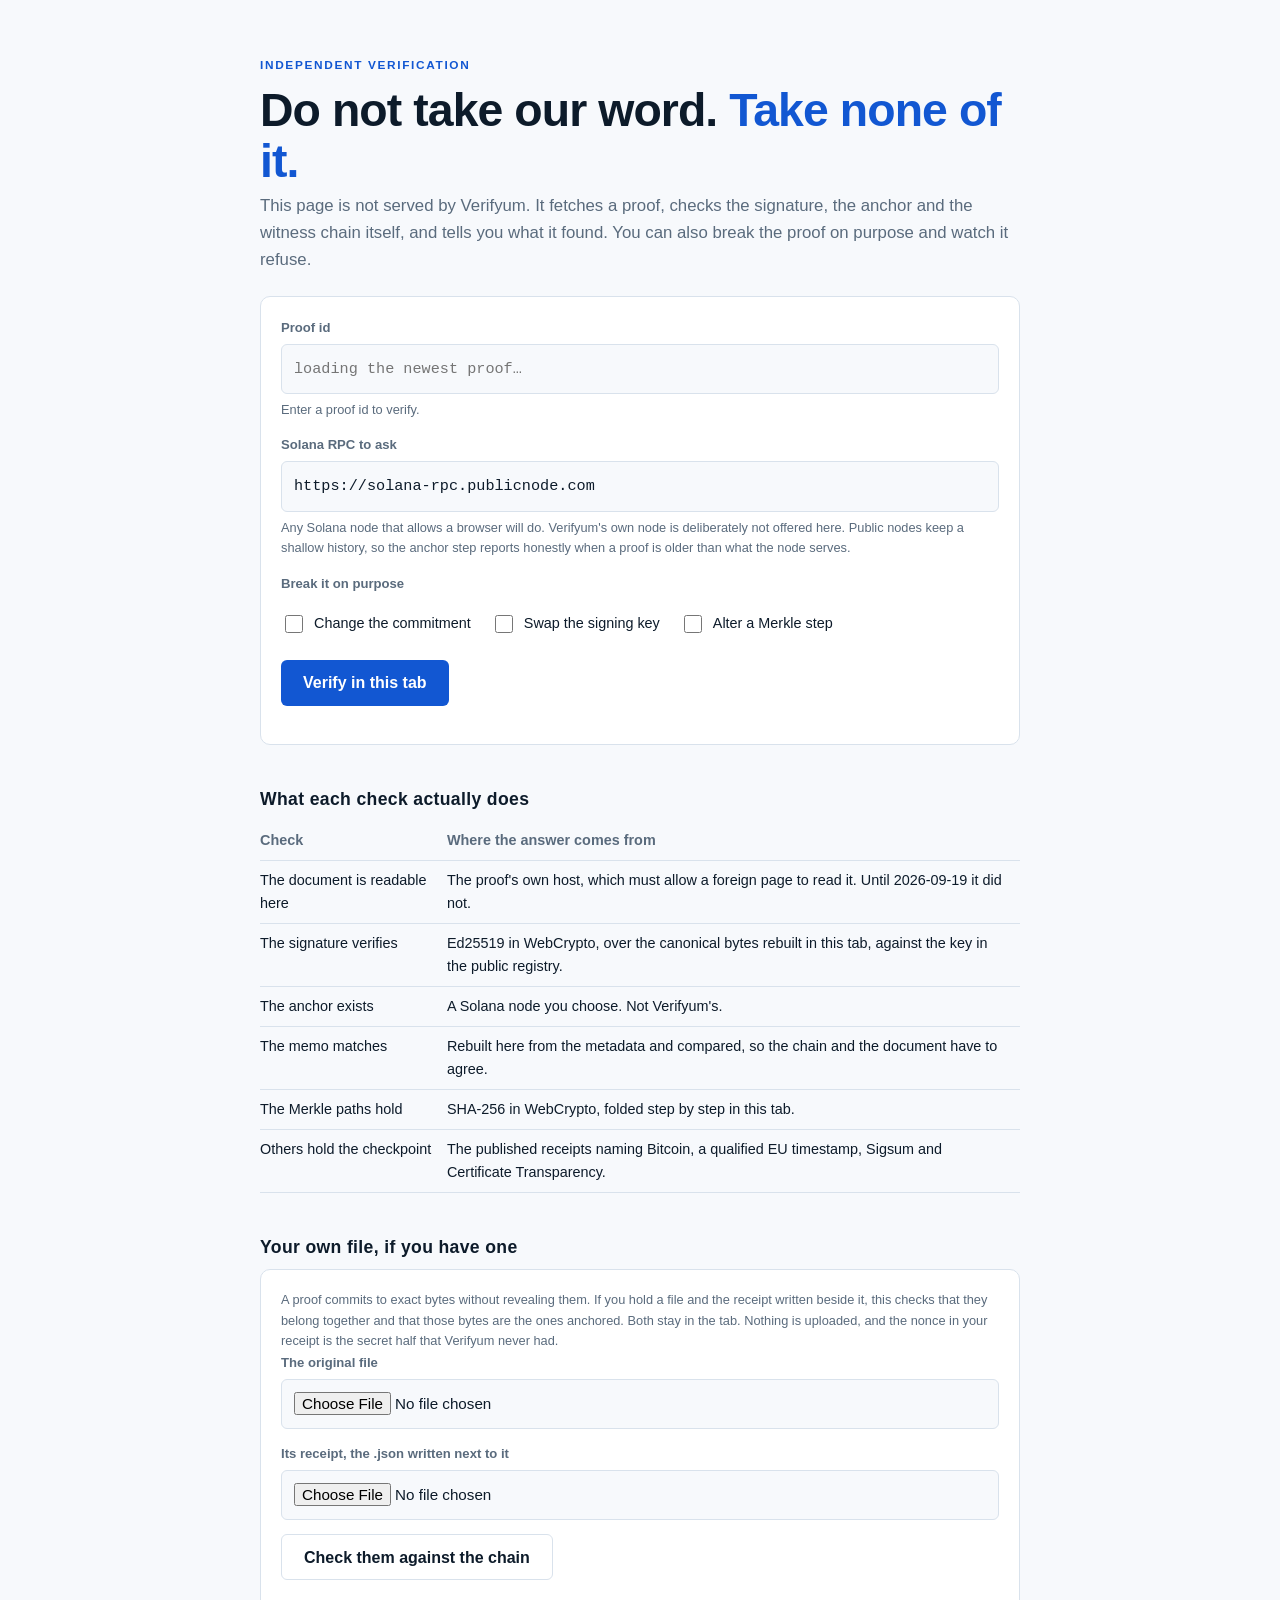
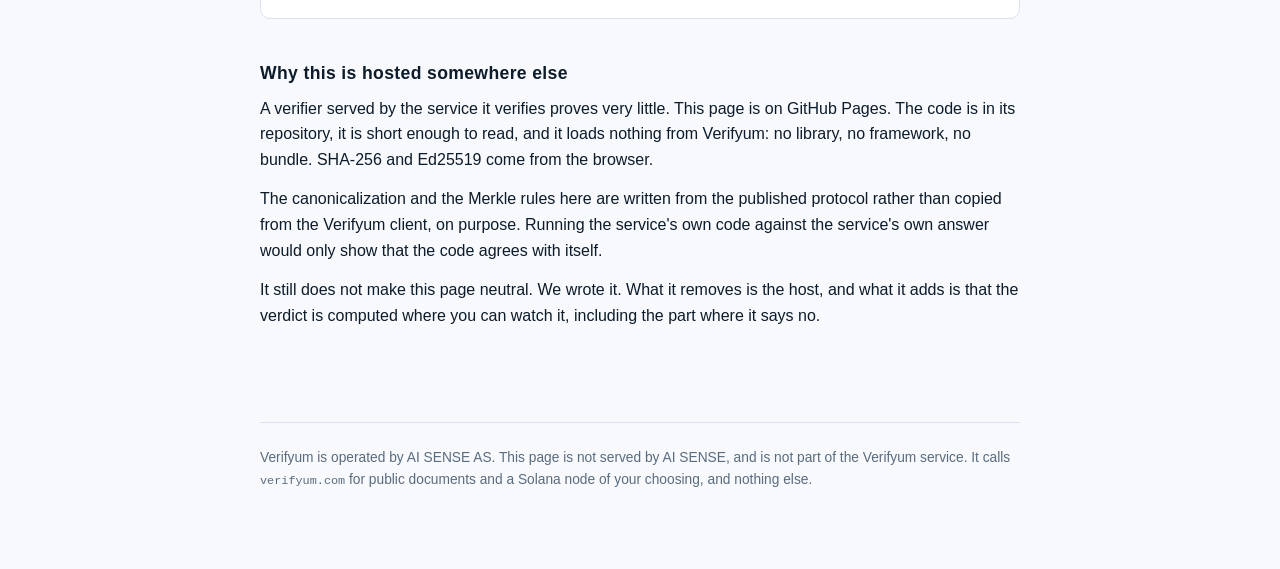
<file: index.html>
<!doctype html>
<html lang="en">
<head>
<meta charset="utf-8">
<meta name="viewport" content="width=device-width, initial-scale=1">
<title>Verifyum, checked in your own browser</title>
<meta name="description" content="A page on a host Verifyum does not control that verifies a Verifyum proof in the tab and reports its own verdict, including when it refuses one.">
<link rel="stylesheet" href="assets/demo.css">
</head>
<body>

<header>
  <p class="eyebrow">Independent verification</p>
  <h1>Do not take our word. <span class="accent">Take none of it.</span></h1>
  <p class="lead">
    This page is not served by Verifyum. It fetches a proof, checks the signature,
    the anchor and the witness chain itself, and tells you what it found. You can
    also break the proof on purpose and watch it refuse.
  </p>
</header>

<main>

  <section class="card">
    <div class="field">
      <label for="proof">Proof id</label>
      <input id="proof" type="text" spellcheck="false" autocomplete="off" value="" placeholder="loading the newest proof…">
      <p class="hint" id="proof-note">Looking up the most recently anchored proof…</p>
    </div>

    <div class="field">
      <label for="rpc">Solana RPC to ask</label>
      <input id="rpc" type="text" spellcheck="false" autocomplete="off" value="https://solana-rpc.publicnode.com">
      <p class="hint">
        Any Solana node that allows a browser will do. Verifyum's own node is deliberately
        not offered here. Public nodes keep a shallow history, so the anchor step reports
        honestly when a proof is older than what the node serves.
      </p>
    </div>

    <fieldset>
      <legend>Break it on purpose</legend>
      <div class="tampers">
        <label><input type="checkbox" name="tamper" value="commitment"> Change the commitment</label>
        <label><input type="checkbox" name="tamper" value="key"> Swap the signing key</label>
        <label><input type="checkbox" name="tamper" value="path"> Alter a Merkle step</label>
      </div>
    </fieldset>

    <button id="run" type="button">Verify in this tab</button>

    <ul class="checks" id="results"></ul>
    <p class="summary" id="summary"></p>
    <div id="links" hidden></div>
  </section>

  <h2>What each check actually does</h2>
  <table>
    <tr><th>Check</th><th>Where the answer comes from</th></tr>
    <tr><td>The document is readable here</td><td>The proof's own host, which must allow a foreign page to read it. Until 2026-09-19 it did not.</td></tr>
    <tr><td>The signature verifies</td><td>Ed25519 in WebCrypto, over the canonical bytes rebuilt in this tab, against the key in the public registry.</td></tr>
    <tr><td>The anchor exists</td><td>A Solana node you choose. Not Verifyum's.</td></tr>
    <tr><td>The memo matches</td><td>Rebuilt here from the metadata and compared, so the chain and the document have to agree.</td></tr>
    <tr><td>The Merkle paths hold</td><td>SHA-256 in WebCrypto, folded step by step in this tab.</td></tr>
    <tr><td>Others hold the checkpoint</td><td>The published receipts naming Bitcoin, a qualified EU timestamp, Sigsum and Certificate Transparency.</td></tr>
  </table>

  <h2>Your own file, if you have one</h2>
  <section class="card">
    <p class="hint" style="margin-top:0">
      A proof commits to exact bytes without revealing them. If you hold a file and the
      receipt written beside it, this checks that they belong together and that those
      bytes are the ones anchored. Both stay in the tab. Nothing is uploaded, and the
      nonce in your receipt is the secret half that Verifyum never had.
    </p>
    <div class="field">
      <label for="file">The original file</label>
      <input id="file" type="file">
    </div>
    <div class="field">
      <label for="receipt">Its receipt, the .json written next to it</label>
      <input id="receipt" type="file" accept=".json,application/json">
    </div>
    <button id="check-file" type="button" class="secondary">Check them against the chain</button>
    <p class="summary" id="file-result"></p>
  </section>

  <h2>Why this is hosted somewhere else</h2>
  <p>
    A verifier served by the service it verifies proves very little. This page is on
    GitHub Pages. The code is in its repository, it is short enough to read, and it
    loads nothing from Verifyum: no library, no framework, no bundle. SHA-256 and
    Ed25519 come from the browser.
  </p>
  <p>
    The canonicalization and the Merkle rules here are written from the published
    protocol rather than copied from the Verifyum client, on purpose. Running the
    service's own code against the service's own answer would only show that the code
    agrees with itself.
  </p>
  <p>
    It still does not make this page neutral. We wrote it. What it removes is the host,
    and what it adds is that the verdict is computed where you can watch it, including
    the part where it says no.
  </p>

</main>

<footer>
  <p>
    Verifyum is operated by AI SENSE AS. This page is not served by AI SENSE, and is not
    part of the Verifyum service. It calls <code>verifyum.com</code> for public documents
    and a Solana node of your choosing, and nothing else.
  </p>
</footer>

<script type="module" src="assets/demo.js"></script>
</body>
</html>
</file>
<file: assets/demo.css>
:root {
  color-scheme: light dark;
  --ink: #0d1b2a;
  --muted: #5a6b7d;
  --line: #d9e2ec;
  --ground: #f7f9fc;
  --card: #ffffff;
  --blue: #1257d2;
  --good: #0f7b4f;
  --bad: #b3261e;
  --note: #8a6100;
}

@media (prefers-color-scheme: dark) {
  :root {
    --ink: #e8eef6;
    --muted: #9bacc0;
    --line: #27384a;
    --ground: #0b131c;
    --card: #111c27;
    --blue: #6fa4ff;
    --good: #4ec98c;
    --bad: #ff8a80;
    --note: #f0c26b;
  }
}

* { box-sizing: border-box; }

body {
  margin: 0;
  background: var(--ground);
  color: var(--ink);
  font: 16px/1.6 -apple-system, BlinkMacSystemFont, "Segoe UI", Roboto, Helvetica, Arial, sans-serif;
}

main, header, footer { width: min(760px, calc(100% - 40px)); margin-inline: auto; }
header { padding-block: 56px 8px; }
main { padding-bottom: 40px; }
footer { padding-block: 24px 64px; color: var(--muted); font-size: 0.86rem; border-top: 1px solid var(--line); margin-top: 40px; }

h1 {
  margin: 0 0 6px;
  font-size: clamp(2rem, 6vw, 2.9rem);
  line-height: 1.1;
  letter-spacing: -0.02em;
}
h1 .accent { color: var(--blue); }
h2 { margin: 40px 0 8px; font-size: 1.1rem; letter-spacing: 0.02em; }
p { margin: 0 0 14px; }
.lead { color: var(--muted); font-size: 1.05rem; }
.eyebrow {
  margin: 0 0 10px;
  color: var(--blue);
  font-size: 0.74rem;
  font-weight: 700;
  letter-spacing: 0.14em;
  text-transform: uppercase;
}

.card {
  background: var(--card);
  border: 1px solid var(--line);
  border-radius: 10px;
  padding: 20px;
  margin-bottom: 20px;
}

label { display: block; margin-bottom: 6px; font-size: 0.82rem; font-weight: 600; color: var(--muted); }
input[type="text"], input[type="file"] {
  width: 100%;
  padding: 12px;
  min-height: 46px;
  border: 1px solid var(--line);
  border-radius: 6px;
  background: var(--ground);
  color: var(--ink);
  font: inherit;
  font-size: 0.95rem;
}
input[type="text"] { font-family: ui-monospace, SFMono-Regular, Menlo, monospace; }
.field { margin-bottom: 14px; }
.hint { margin: 6px 0 0; color: var(--muted); font-size: 0.8rem; }

button {
  min-height: 46px;
  padding: 0 22px;
  border: 0;
  border-radius: 6px;
  background: var(--blue);
  color: #fff;
  font: inherit;
  font-weight: 650;
  cursor: pointer;
}
button:disabled { opacity: 0.55; cursor: progress; }
button.secondary { background: transparent; color: var(--ink); border: 1px solid var(--line); }

fieldset { margin: 0 0 14px; padding: 0; border: 0; }
legend { padding: 0; margin-bottom: 8px; font-size: 0.82rem; font-weight: 600; color: var(--muted); }
.tampers { display: flex; flex-wrap: wrap; gap: 8px 20px; }
.tampers label {
  display: flex;
  align-items: center;
  gap: 8px;
  margin: 0;
  min-height: 44px;
  font-weight: 400;
  color: var(--ink);
  font-size: 0.9rem;
  cursor: pointer;
}
.tampers input { width: 18px; height: 18px; }

ul.checks { margin: 18px 0 0; padding: 0; list-style: none; }
.check { display: flex; gap: 12px; padding: 12px 0; border-top: 1px solid var(--line); }
.check:first-child { border-top: 0; }
.mark { flex: 0 0 22px; height: 22px; margin-top: 2px; border-radius: 50%; border: 2px solid var(--line); position: relative; }
.check.pass .mark { border-color: var(--good); }
.check.pass .mark::after { content: ""; position: absolute; inset: 3px 5px 5px 3px; border-left: 2px solid var(--good); border-bottom: 2px solid var(--good); transform: rotate(-45deg); }
.check.fail .mark { border-color: var(--bad); }
.check.fail .mark::after, .check.fail .mark::before { content: ""; position: absolute; inset: 8px 2px; border-top: 2px solid var(--bad); }
.check.fail .mark::after { transform: rotate(45deg); }
.check.fail .mark::before { transform: rotate(-45deg); }
.check.note .mark { border-color: var(--note); }
.check.note .mark::after { content: ""; position: absolute; inset: 4px 7px; border-left: 2px solid var(--note); }
.check.running .mark { border-style: dashed; }
.check .label { margin: 0; font-weight: 600; }
.check .detail { margin: 2px 0 0; color: var(--muted); font-size: 0.88rem; overflow-wrap: anywhere; }
.check.fail .detail { color: var(--bad); }

.summary { margin: 18px 0 0; font-weight: 600; }
.summary.good { color: var(--good); }
.summary.bad { color: var(--bad); }
.tampered-banner { margin: 0 0 12px; padding: 10px 12px; border-radius: 6px; background: rgba(138, 97, 0, 0.12); color: var(--note); font-size: 0.88rem; }

#links { display: flex; flex-wrap: wrap; gap: 8px 18px; margin-top: 16px; font-size: 0.88rem; }
a { color: var(--blue); }

table { width: 100%; border-collapse: collapse; font-size: 0.9rem; margin-bottom: 14px; }
th, td { text-align: left; padding: 8px 10px 8px 0; border-bottom: 1px solid var(--line); vertical-align: top; }
th { color: var(--muted); font-weight: 600; }
code { font-family: ui-monospace, SFMono-Regular, Menlo, monospace; font-size: 0.86em; overflow-wrap: anywhere; }
</file>
